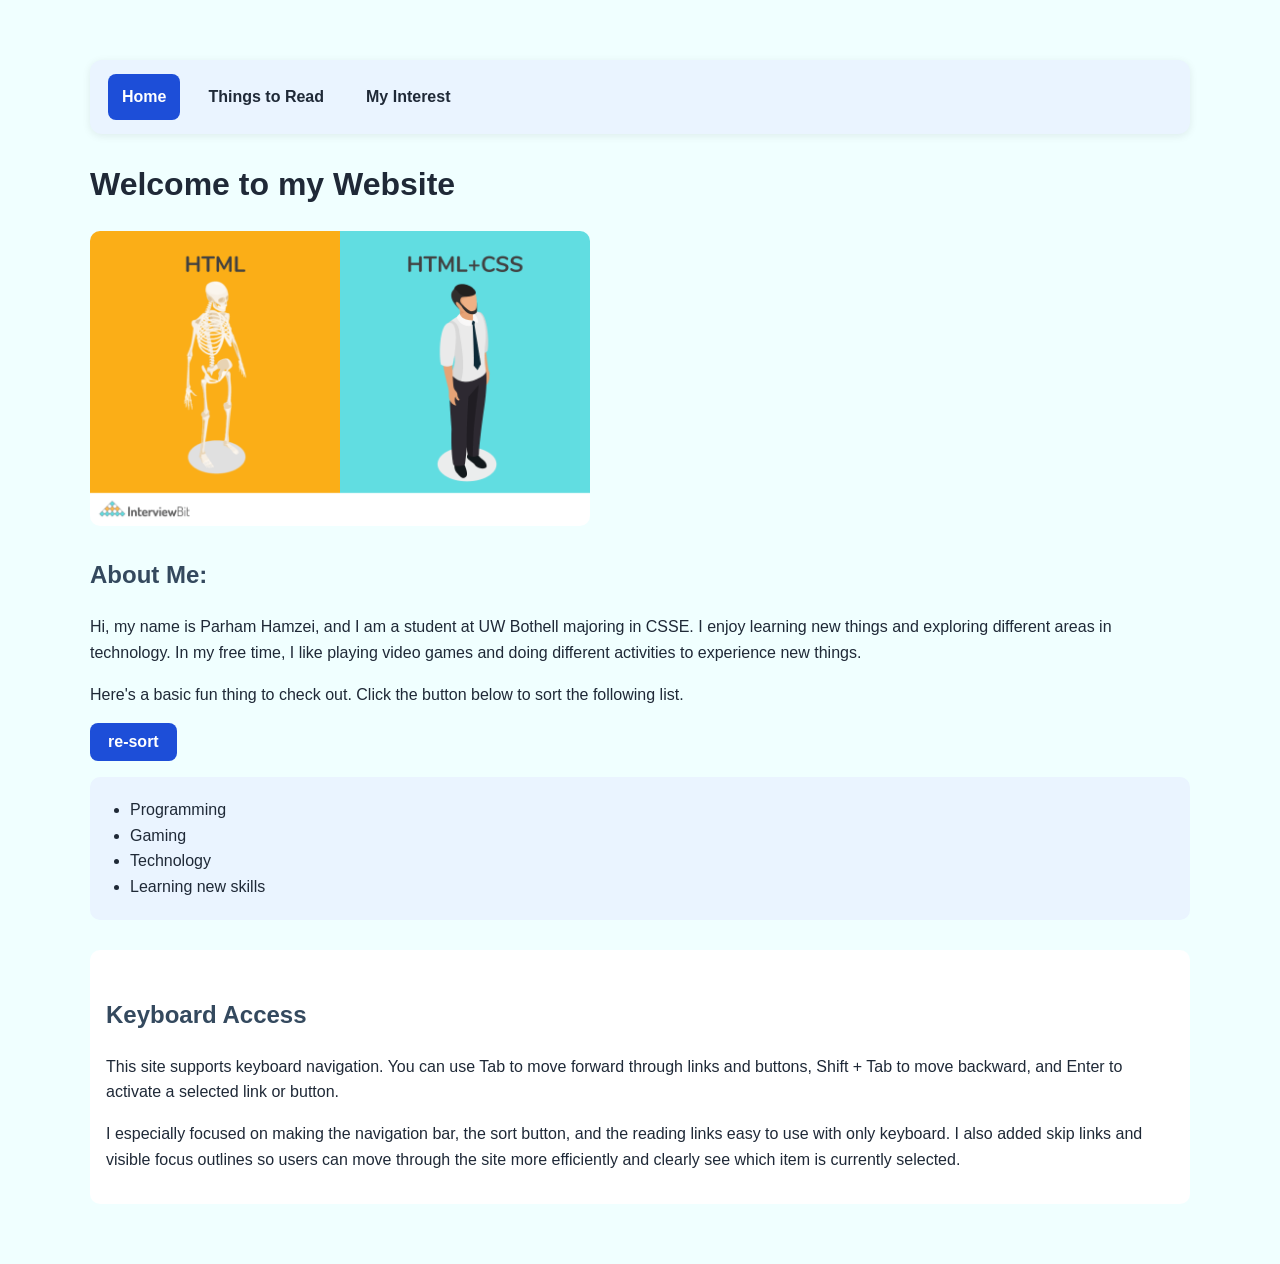
<file: index.html>
<!DOCTYPE html>
<html lang="en">
    <head>
        <meta charset="UTF-8" />
        <meta name="viewport" content="width=device-width, initial-scale=1.0" />
        <title>My CSS 480 Website</title>
        <link rel="stylesheet" href="style/style.css" />
    </head>

    <body>
        <nav class="navbar">
            <a href="index.html" class="active">Home</a>
            <a href="things.html">Things to Read</a>
            <a href="interest.html">My Interest</a>
        </nav>
        <main id="mainContent">
            <h1>Welcome to my Website</h1>

            <img src="Images/HTML-and-CSS.png" alt="A cool image that shows the relationship of HTML and CSS" width="500" />

            <h2>About Me:</h2>
            <p>
                Hi, my name is Parham Hamzei, and I am a student at UW Bothell majoring in CSSE. I enjoy learning new things and exploring different areas in technology. In my free time, I like playing video games and doing different activities to experience new things.
            </p>

            <p>
                Here's a basic fun thing to check out. Click the button below to sort the following list. 
            </p>

            <button onclick="sortList()">re-sort</button>
            <ul id="interestList">
                <li>Programming</li>
                <li>Gaming</li>
                <li>Technology</li>
                <li>Learning new skills</li>
            </ul>

            <section class="keyboard-help">
            <h2>Keyboard Access</h2>
                <p>
                    This site supports keyboard navigation. You can use Tab to move forward through links and buttons,
                    Shift + Tab to move backward, and Enter to activate a selected link or button.
                </p>
                <p>
                    I especially focused on making the navigation bar, the sort button, and the reading links easy to use with only keyboard. I also added skip links and visible focus outlines so users can move through the site more efficiently and clearly see which item is currently selected.
                </p>
            </section>
        </main>

        <script src="scripts/main.js"></script>
    </body>
</html>
</file>
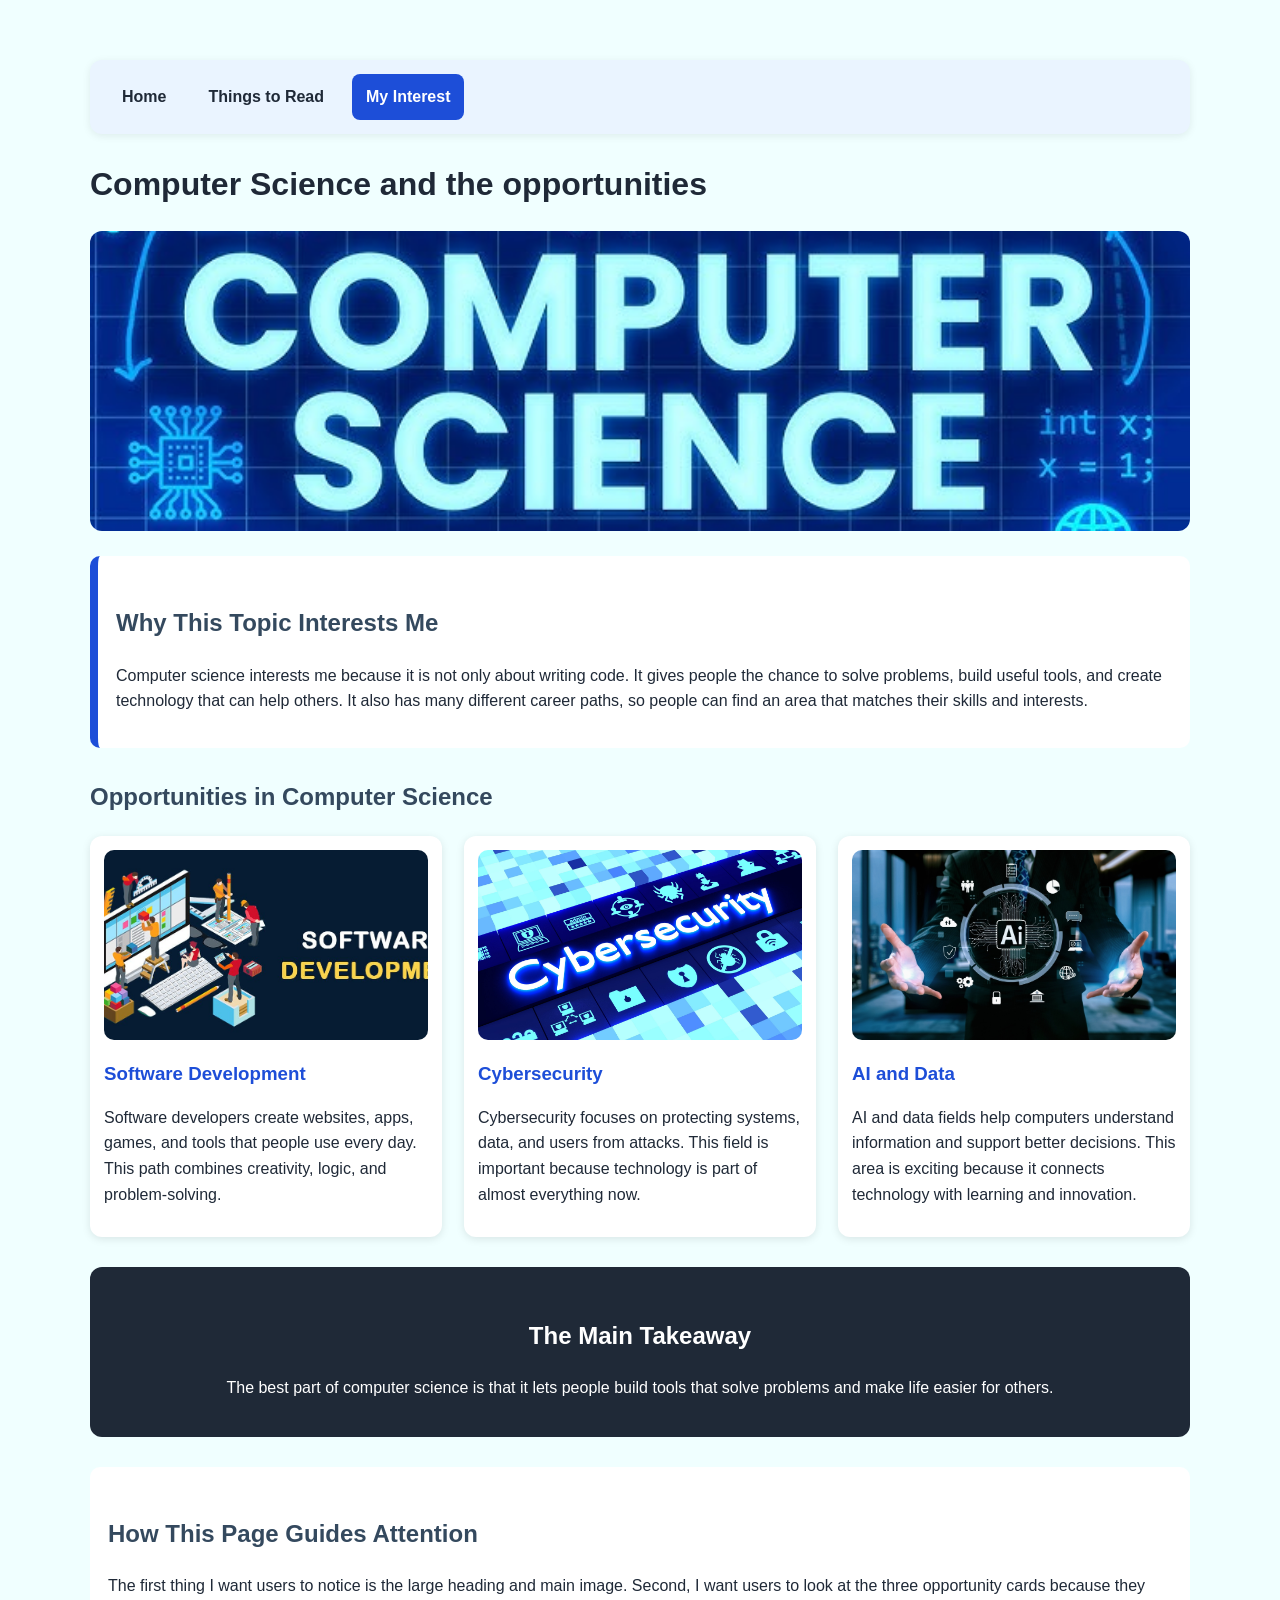
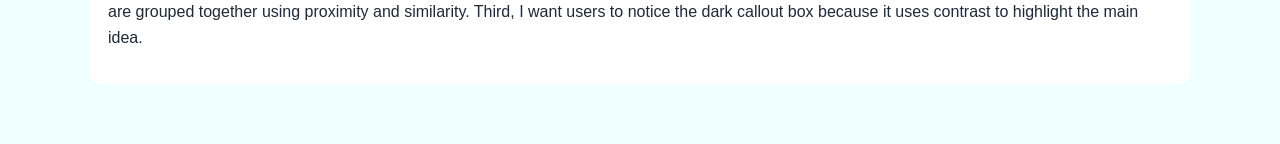
<file: interest.html>
<!DOCTYPE html>
<html lang="en">
    <head>
        <meta charset="UTF-8" />
        <meta name="viewport" content="width=device-width, initial-scale=1.0" />
        <title>CS Opportunities</title>
        <link rel="stylesheet" href="style/style.css" />
    </head>

    <body>
        <nav class="navbar">
            <a href="index.html">Home</a>
            <a href="things.html">Things to Read</a>
            <a href="interest.html" class="active">My Interest</a>
        </nav>
        <main>
            <h1>Computer Science and the opportunities</h1>

            <img
                class="hero-image"
                src="Images/CS.jpg"
                alt="A person coding on a laptop"
            />

            <section class="intro-box">
                <h2>Why This Topic Interests Me</h2>
                <p>
                    Computer science interests me because it is not only about writing code.
                    It gives people the chance to solve problems, build useful tools, and create
                    technology that can help others. It also has many different career paths, so
                    people can find an area that matches their skills and interests.
                </p>
            </section>
            
             <section>
                <h2>Opportunities in Computer Science</h2>

                <div class="opportunity-cards">
                    <article class="opportunity-card">
                        <img
                            src="Images/Software-Development.jfif"
                            alt="Code displayed on a computer screen"
                        />
                        <h3>Software Development</h3>
                        <p>
                            Software developers create websites, apps, games, and tools that people
                            use every day. This path combines creativity, logic, and problem-solving.
                        </p>
                    </article>

                    <article class="opportunity-card">
                        <img
                            src="Images/Cybersecurity.jpg"
                            alt="Cybersecurity lock on a digital screen"
                        />
                        <h3>Cybersecurity</h3>
                        <p>
                            Cybersecurity focuses on protecting systems, data, and users from attacks.
                            This field is important because technology is part of almost everything now.
                        </p>
                    </article>

                    <article class="opportunity-card">
                        <img
                            src="Images/AI.jpg"
                            alt="Artificial intelligence technology concept"
                        />
                        <h3>AI and Data</h3>
                        <p>
                            AI and data fields help computers understand information and support better
                            decisions. This area is exciting because it connects technology with learning
                            and innovation.
                        </p>
                    </article>
                </div>
            </section>

            <section class="big-idea">
                <h2>The Main Takeaway</h2>
                <p>
                    The best part of computer science is that it lets people build tools that solve
                    problems and make life easier for others.
                </p>
            </section>

            <section class="design-note">
                <h2>How This Page Guides Attention</h2>
                <p>
                    The first thing I want users to notice is the large heading and main image.
                    Second, I want users to look at the three opportunity cards because they are grouped
                    together using proximity and similarity. Third, I want users to notice the dark
                    callout box because it uses contrast to highlight the main idea.
                </p>
            </section>
        </main>

        <script src="scripts/main.js"></script>
    </body>
</html>
</file>
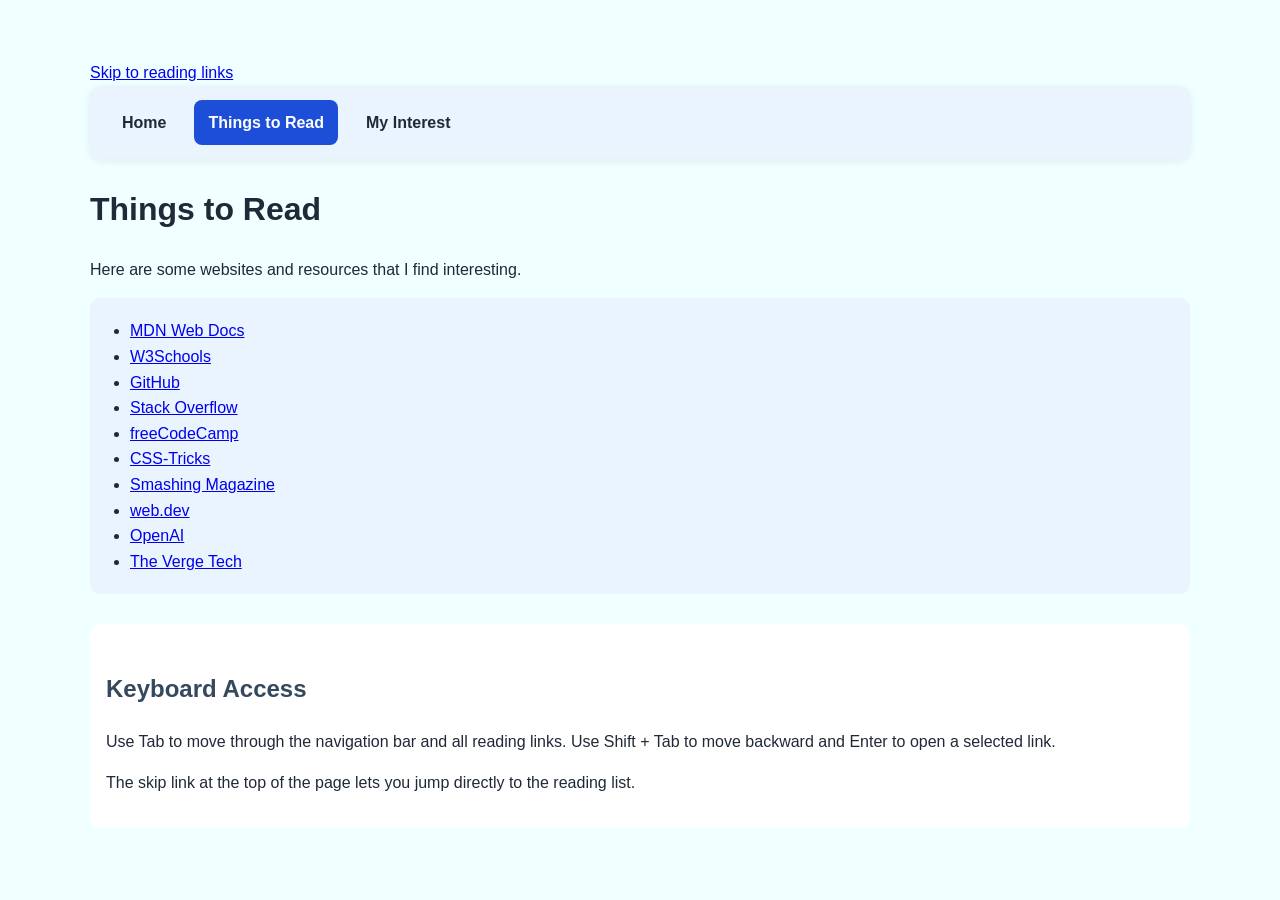
<file: things.html>
<!DOCTYPE html>
<html lang="en">
<head>
    <meta charset="UTF-8" />
    <meta name="viewport" content="width=device-width, initial-scale=1.0" />
    <title>Things to Read</title>
    <link rel="stylesheet" href="style/style.css" />
</head>
<body>
    <a class="skip-link" href="#readingList">Skip to reading links</a>

    <nav class="navbar">
        <a href="index.html">Home</a>
        <a href="things.html" class="active">Things to Read</a>
        <a href="interest.html">My Interest</a>
    </nav>

    <main>
        <h1>Things to Read</h1>
        <p>
            Here are some websites and resources that I find interesting.
        </p>

        <ul id="readingList" class="reading-list">
            <li><a href="https://developer.mozilla.org/" target="_blank" rel="noopener noreferrer">MDN Web Docs</a></li>
            <li><a href="https://www.w3schools.com/" target="_blank" rel="noopener noreferrer">W3Schools</a></li>
            <li><a href="https://github.com/" target="_blank" rel="noopener noreferrer">GitHub</a></li>
            <li><a href="https://stackoverflow.com/" target="_blank" rel="noopener noreferrer">Stack Overflow</a></li>
            <li><a href="https://www.freecodecamp.org/" target="_blank" rel="noopener noreferrer">freeCodeCamp</a></li>
            <li><a href="https://css-tricks.com/" target="_blank" rel="noopener noreferrer">CSS-Tricks</a></li>
            <li><a href="https://www.smashingmagazine.com/" target="_blank" rel="noopener noreferrer">Smashing Magazine</a></li>
            <li><a href="https://web.dev/" target="_blank" rel="noopener noreferrer">web.dev</a></li>
            <li><a href="https://openai.com/" target="_blank" rel="noopener noreferrer">OpenAI</a></li>
            <li><a href="https://www.theverge.com/tech" target="_blank" rel="noopener noreferrer">The Verge Tech</a></li>
        </ul>

        <section class="keyboard-help">
            <h2>Keyboard Access</h2>
            <p>
                Use Tab to move through the navigation bar and all reading links.
                Use Shift + Tab to move backward and Enter to open a selected link.
            </p>
            <p>
                The skip link at the top of the page lets you jump directly to the reading list.
            </p>
        </section>
    </main>
</body>
</html>
</file>
<file: style/style.css>
body {
    font-family: Arial, Helvetica, sans-serif;
    background-color: azure;
    max-width: 1100px;
    margin: 40px auto;
    padding: 20px;
    line-height: 1.6;
}

h1 {
    color: #1F2937;
}

h2 {
    color: #34495e;
    margin-top: 30px;
}

p {
    color: #1F2937;
}

img {
    display: block;
    margin: 20px 0;
    border-radius: 10px;
}

button {
    color: white;
    background-color: #1D4ED8;
    border: none;
    padding: 10px 18px;
    font-size: 16px;
    font-weight: 600;
    border-radius: 8px;
    cursor: pointer;
    transition: background-color 0.2s ease, transform 0.2s ease;
}

button:hover {
    background-color: #1E40AF;
    transform: translateY(-1px);
}

ul {
    background-color: #EAF4FF;
    color: #1F2937;
    padding: 20px 40px;
    border-radius: 10px;
}

.keyboard-help {
    margin-top: 30px;
    background-color: #ffffff;
    padding: 16px;
    border-radius: 10px;
}

.navbar {
    display: flex;
    gap: 14px;
    align-items: center;
    background-color: #EAF4FF;
    padding: 14px 18px;
    border-radius: 12px;
    margin-bottom: 25px;
    box-shadow: 0 2px 8px rgba(0, 0, 0, 0.08);
}

.navbar a {
    text-decoration: none;
    color: #1F2937;
    font-weight: 600;
    padding: 10px 14px;
    border-radius: 8px;
    transition: background-color 0.2s ease, color 0.2s ease;
}

.navbar a:hover {
    background-color: #dbeafe;
}

.navbar a.active {
    background-color: #1D4ED8;
    color: white;
}

a:focus,
button:focus {
    outline: 4px solid #f59e0b;
    outline-offset: 4px;
    box-shadow: 0 0 0 4px rgba(245, 158, 11, 0.25);
}

/* Interest page styles */
.hero-image {
    width: 100%;
    height: 300px;
    object-fit: cover;
    border-radius: 12px;
}

.opportunity-cards {
    display: grid;
    grid-template-columns: repeat(3, 1fr);
    gap: 22px;
    margin-top: 20px;
}

.opportunity-card {
    background-color: white;
    padding: 14px;
    border-radius: 12px;
    box-shadow: 0 2px 8px rgba(0, 0, 0, 0.10);
}

.opportunity-card img {
    width: 100%;
    height: 190px;
    object-fit: cover;
    margin: 0 0 12px 0;
    border-radius: 10px;
}

.intro-box {
    background-color: white;
    padding: 18px;
    border-left: 8px solid #1D4ED8;
    border-radius: 10px;
    margin-top: 25px;
}

.opportunity-card h3 {
    color: #1D4ED8;
    margin-bottom: 8px;
}

.big-idea {
    background-color: #1F2937;
    color: white;
    padding: 20px;
    border-radius: 12px;
    margin-top: 30px;
    text-align: center;
}

.big-idea h2,
.big-idea p {
    color: white;
}

.design-note {
    background-color: white;
    padding: 18px;
    border-radius: 10px;
    margin-top: 30px;
}


/* Mobile layout */
@media (max-width: 800px) {
    .opportunity-cards {
        grid-template-columns: 1fr;
    }
}
</file>
